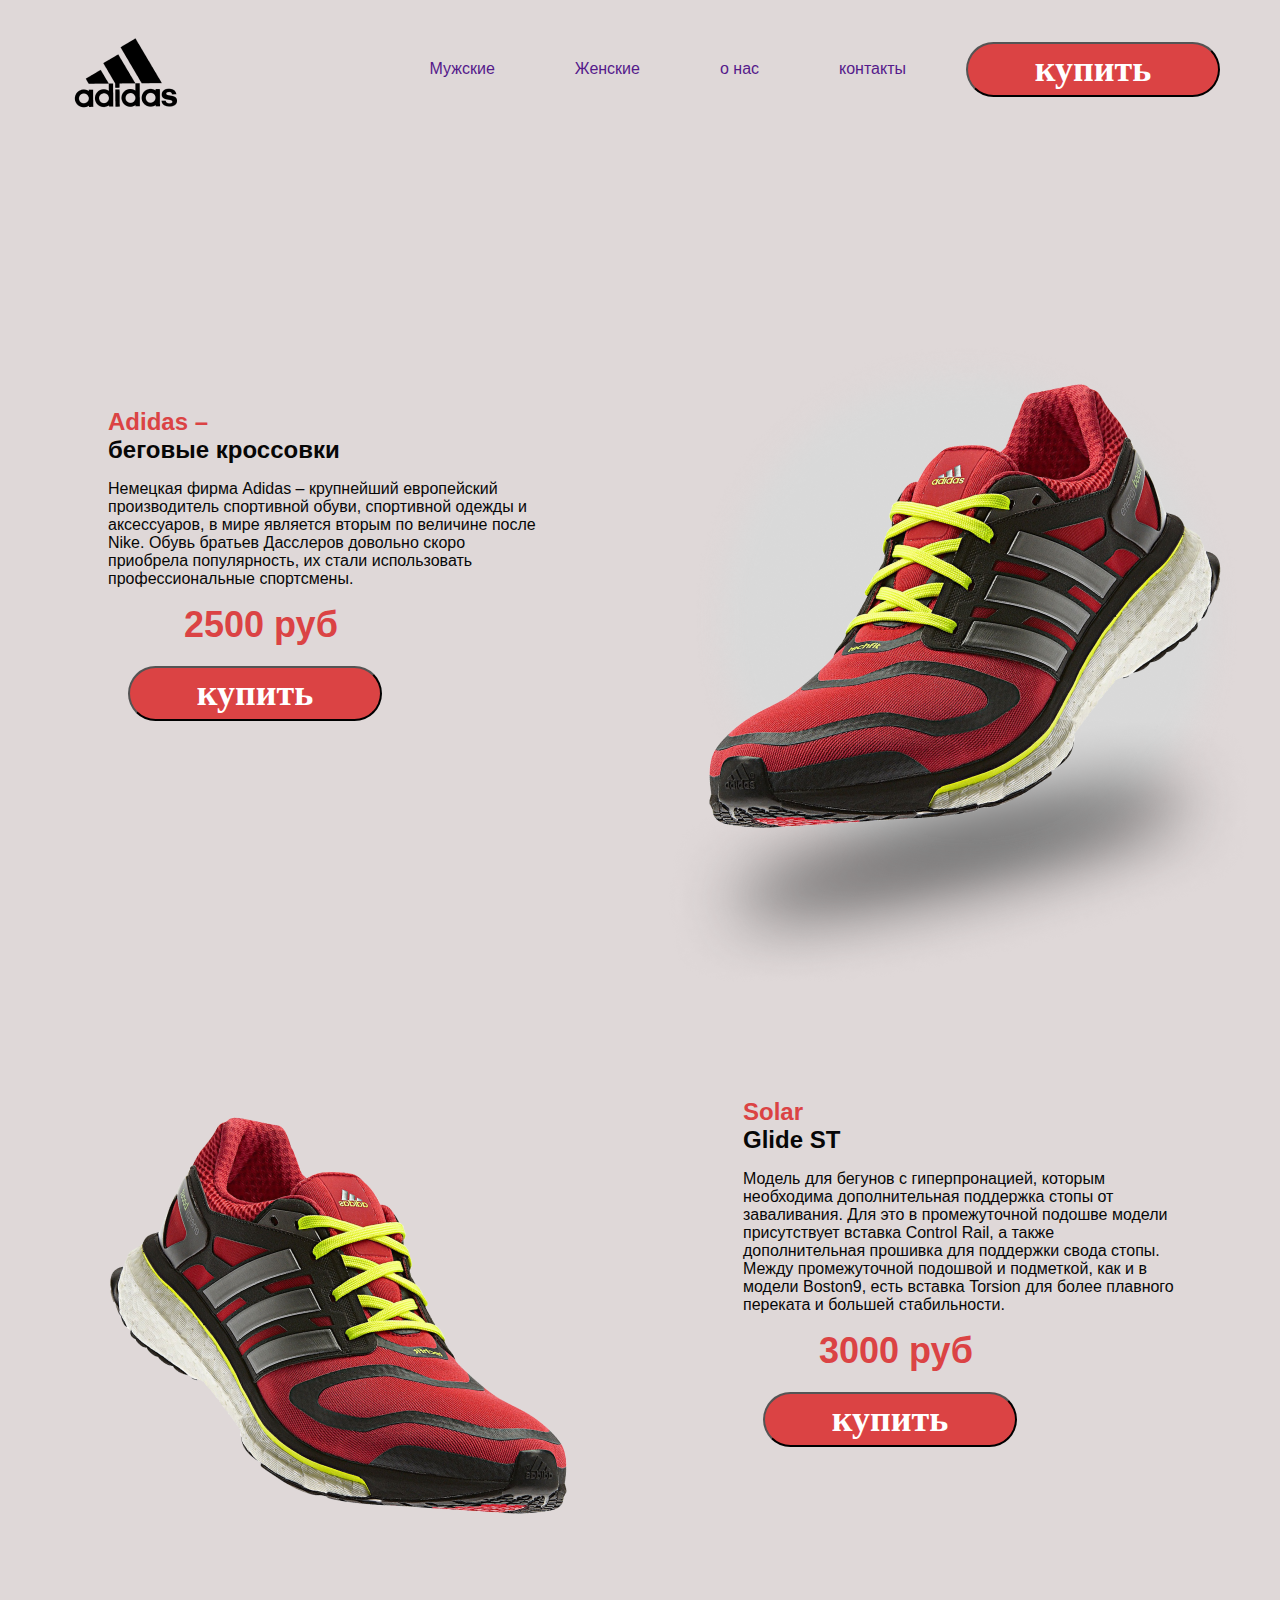
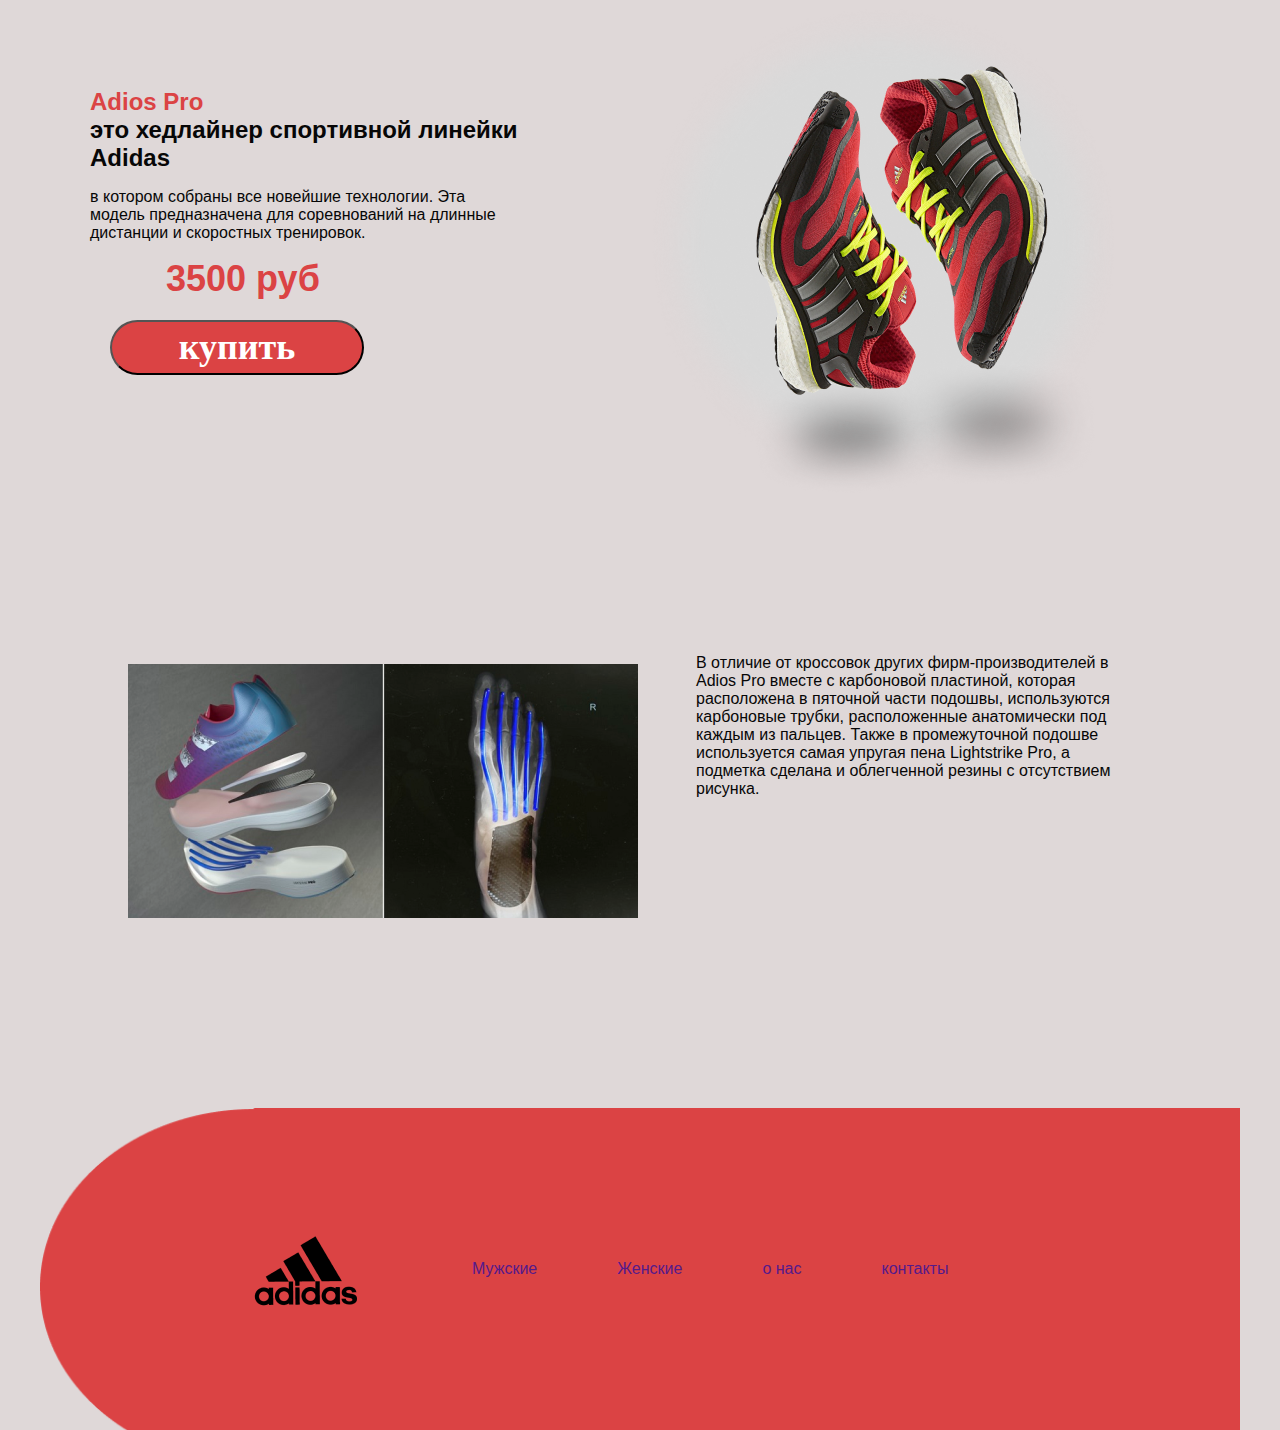
<file: Index.html>
<!DOCTYPE html>
<html lang="ru">
<head>
	<meta charset="UTF-8">
	<meta name="viewport" content="width=device-width, initial-scale=1.0">
	<title>Кроссовки</title>
  <link rel="preconnect" href="https://fonts.googleapis.com">
<link rel="preconnect" href="https://fonts.gstatic.com" crossorigin>
<link href="https://fonts.googleapis.com/css2?family=Nunito+Sans:wght@700&family=Open+Sans&display=swap" rel="stylesheet">
	<link rel="stylesheet" href="style/style.css">
</head>
<body>
	  <header class="header">
      <div class="container">
        <div class="logo"><img class="logo-img" src="imeg/adidas - png 0.png" alt="logo"></div>
        <nav class="nav">
         <ul class="nav-ul" >
           <li class="nav-li" ><a class="nav-a" href="">Мужские</a></li>
           <li class="nav-li" ><a class="nav-a" href="">Женские</a></li>
           <li class="nav-li" ><a class="nav-a" href="">о нас</a></li>
           <li class="nav-li" ><a class="nav-a" href="">контакты</a></li>
           <button class="button">купить</button>
         </ul>
        </nav>  
      </div>
    </header>
  <main class="main">
    <div class="container2">
      <div class="grid">
        <div class="grid-item">
          <div class="title">
              <h2 class="h2">Adidas   –  </h2>
              <h2 class="h22">беговые кроссовки</h2>
              <p class="p">Немецкая фирма Adidas – крупнейший 
                европейский производитель спортивной обуви, спортивной
               одежды и аксессуаров, в мире является вторым по 
               величине после Nike. Обувь братьев Дасслеров довольно 
               скоро приобрела популярность, их стали использовать 
               профессиональные спортсмены.</p>
               <span class="seel" >2500 руб</span>
               <button class="button">купить</button>
          </div>
              <div class="imge"><img class="img1" src="imeg/adidas1.png" alt="adidas"></div>
        </div>
        <div class="grid-item2">
          <div class="imge"><img class="img2" src="imeg/adidas2.png" alt="adidas"></div>
          <div class="title2">
         
            <h2 class="h2">Solar</h2>
            <h2 class="h22">Glide ST</h2>
            <p class="p">Модель для бегунов с гиперпронацией, которым 
              необходима дополнительная поддержка стопы от заваливания.
               Для это в промежуточной подошве модели присутствует вставка
                Control Rail, а также дополнительная прошивка для поддержки
                 свода стопы. Между промежуточной подошвой и подметкой, как 
                 и в модели Boston9, есть вставка Torsion для более плавного
                  переката и большей стабильности.</p>
                  <span class="seel" >3000 руб</span>
                  <button class="button">купить</button>
            </div>
         </div>
        <div class="grid-item3">
          <div class="title3">
            <h2 class="h2">Adios Pro</h2>
            <h2 class="h22">это хедлайнер спортивной линейки Adidas</h2>
            <p class="p"> в котором собраны все новейшие технологии. Эта 
              модель предназначена для соревнований на длинные дистанции и
              скоростных тренировок.</p>
              <span class="seel" >3500 руб</span>
              <button class="button">купить</button>
          </div>
            <div class="imge"><img class="img3" src="imeg/adidas 3.png" alt="adidas">
            </div>
        </div>
        <div class="grid-item4">
          <div class="imge"><img class="img4" src="imeg/adidas4.png" alt="adidas">
          </div>
          <div class="title4">
                                          
              <p class="p"> В отличие от кроссовок других фирм-производителей в Adios Pro вместе с 
              карбоновой пластиной, которая расположена в пяточной части подошвы, используются
               карбоновые трубки, расположенные анатомически под каждым из пальцев. Также в 
               промежуточной подошве используется самая упругая пена Lightstrike Pro, а 
               подметка сделана и облегченной резины с отсутствием рисунка.</p> 
          </div>
        </div>
      </div>
    </div>
       
    </main>
    <footer class="footer">
      <div class="container3">
        <div class="logo-foot"><img class="logo-img" src="imeg/adidas - png 0.png" alt="logo"></div>
        <nav class="nav-foot">
         <ul class="foot-ul" >
           <li class="foot-li" ><a class="nav-a" href="">Мужские</a></li>
           <li class="foot-li" ><a class="nav-a" href="">Женские</a></li>
           <li class="foot-li" ><a class="nav-a" href="">о нас</a></li>
           <li class="foot-li" ><a class="nav-a" href="">контакты</a></li>
           
         </ul>
        </nav>  
      </div>

    </footer>
	</body>
</html>
</file>
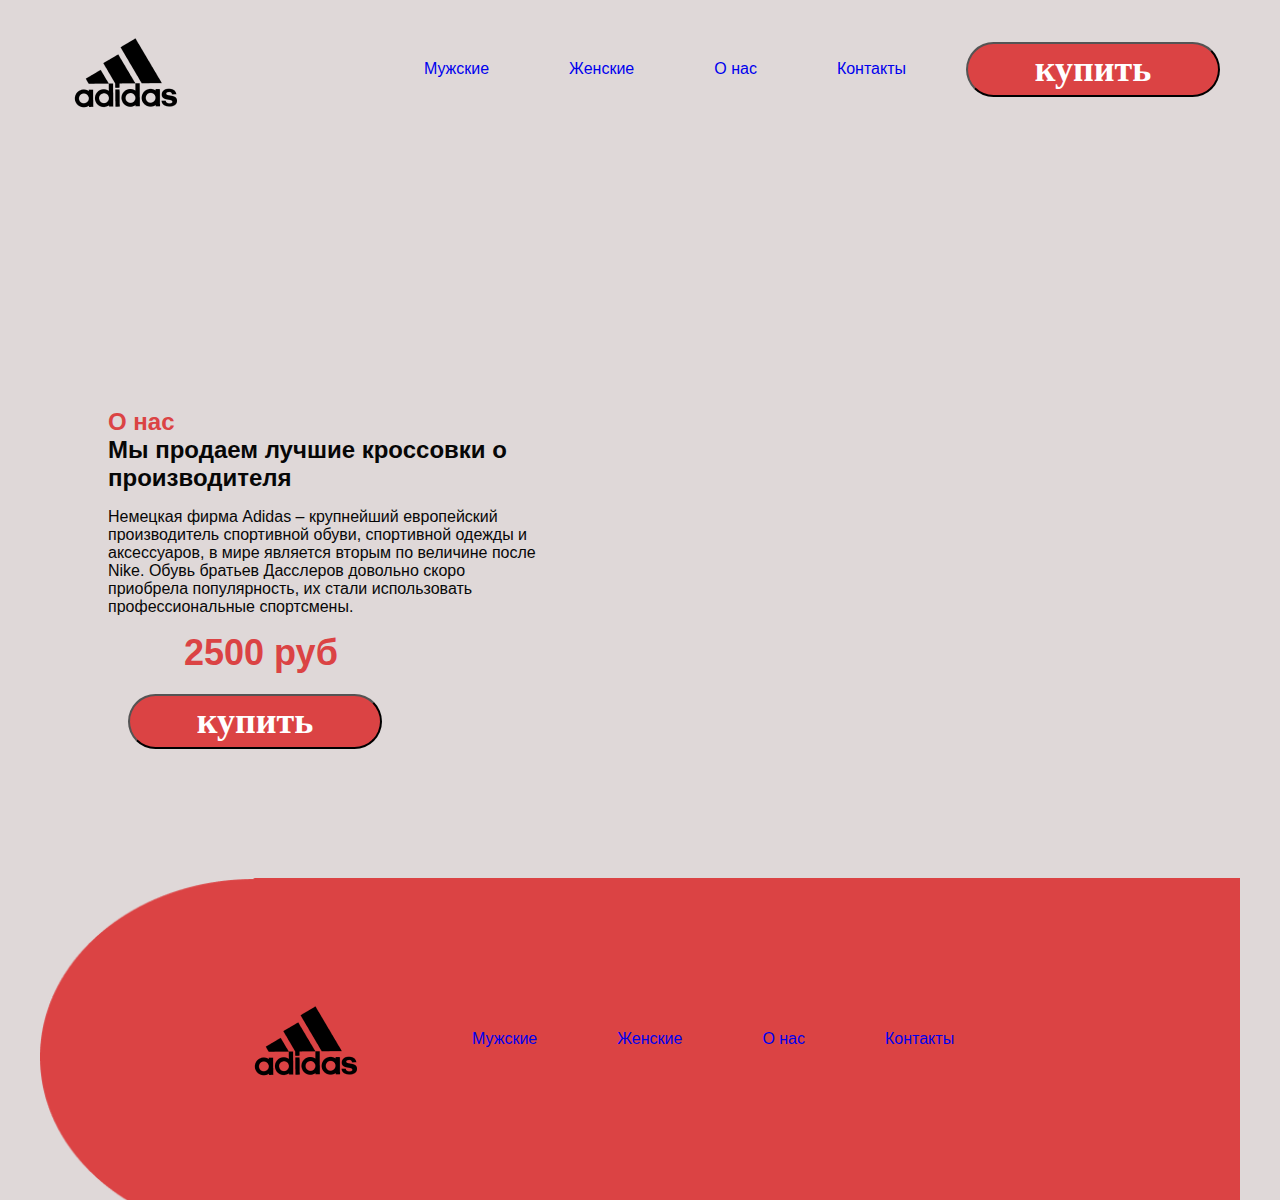
<file: abaut.html>
<!DOCTYPE html>
<html lang="ru">
<head>
	<meta charset="UTF-8">
	<meta name="viewport" content="width=device-width, initial-scale=1.0">
	<title>Кроссовки</title>
  <link rel="preconnect" href="https://fonts.googleapis.com">
<link rel="preconnect" href="https://fonts.gstatic.com" crossorigin>
<link href="https://fonts.googleapis.com/css2?family=Nunito+Sans:wght@700&family=Open+Sans&display=swap" rel="stylesheet">
	<link rel="stylesheet" href="style/style.css">
</head>
<body>
	  <header class="header">
      <div class="container">
        <div class="logo"><img class="logo-img" src="imeg/adidas - png 0.png" alt="logo"></div>
        <nav class="nav">
         <ul class="nav-ul" >
           <li class="nav-li" ><a class="nav-a" href="./men.html">Мужские</a></li>
           <li class="nav-li" ><a class="nav-a" href="./women.html">Женские</a></li>
           <li class="nav-li" ><a class="nav-a" href="./abaut.html">О нас</a></li>
           <li class="nav-li" ><a class="nav-a" href="./contact.html">Контакты</a></li>
           <button class="button">купить</button>
         </ul>
        </nav>  
      </div>
    </header>
  <main class="main">
    <div class="container2">
      <div class="grid">
        <div class="grid-item">
          <div class="title">
              <h2 class="h2">О нас </h2>
              <h2 class="h22">Мы продаем лучшие кроссовки о производителя </h2>
              <p class="p">Немецкая фирма Adidas – крупнейший 
                европейский производитель спортивной обуви, спортивной
               одежды и аксессуаров, в мире является вторым по 
               величине после Nike. Обувь братьев Дасслеров довольно 
               скоро приобрела популярность, их стали использовать 
               профессиональные спортсмены.</p>
               <span class="seel" >2500 руб</span>
               <button class="button">купить</button>
          </div>
             
        </div>
       
        </div>
      </div>
    </div>
       
    </main>
    <footer class="footer">
      <div class="container3">
        <div class="logo-foot"><img class="logo-img" src="imeg/adidas - png 0.png" alt="logo"></div>
        <nav class="nav-foot">
         <ul class="foot-ul" >
           <li class="foot-li" ><a class="nav-a" href="./men.html">Мужские</a></li>
           <li class="foot-li" ><a class="nav-a" href="./women.html">Женские</a></li>
           <li class="foot-li" ><a class="nav-a" href="./abaut.html">О нас</a></li>
           <li class="foot-li" ><a class="nav-a" href="./contact.html">Контакты</a></li>
           
         </ul>
        </nav>  
      </div>

    </footer>
	</body>
</html>
</file>
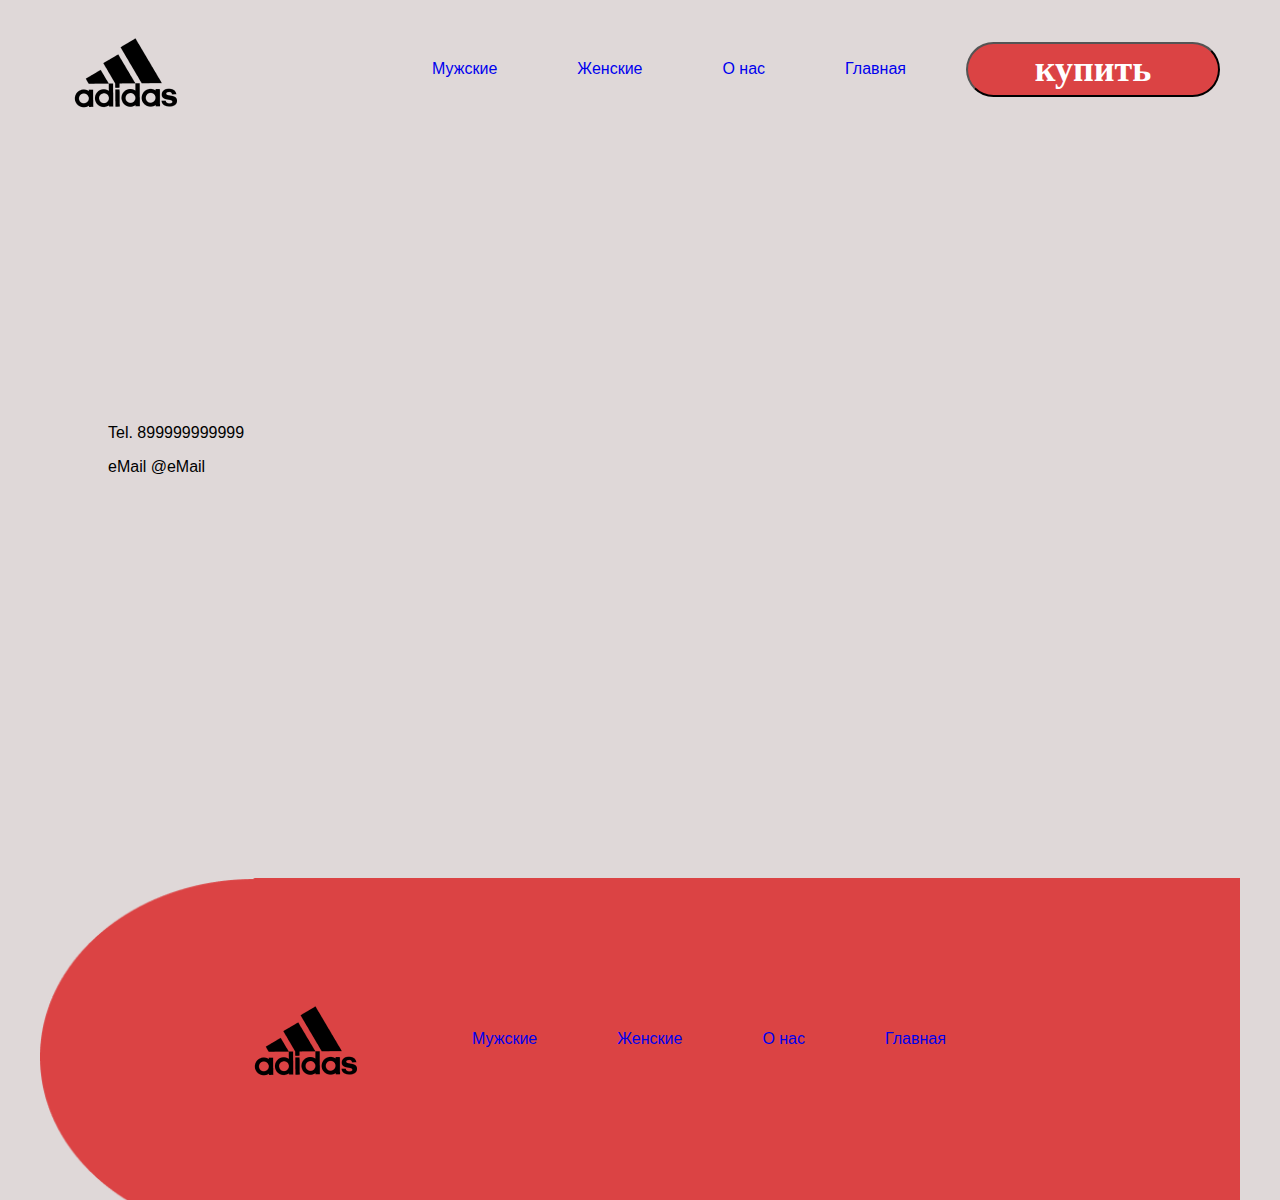
<file: contact.html>
<!DOCTYPE html>
<html lang="ru">
<head>
	<meta charset="UTF-8">
	<meta name="viewport" content="width=device-width, initial-scale=1.0">
	<title>Кроссовки</title>
  <link rel="preconnect" href="https://fonts.googleapis.com">
<link rel="preconnect" href="https://fonts.gstatic.com" crossorigin>
<link href="https://fonts.googleapis.com/css2?family=Nunito+Sans:wght@700&family=Open+Sans&display=swap" rel="stylesheet">
	<link rel="stylesheet" href="style/style.css">
</head>
<body>
	  <header class="header">
      <div class="container">
        <div class="logo"><img class="logo-img" src="imeg/adidas - png 0.png" alt="logo"></div>
        <nav class="nav">
         <ul class="nav-ul" >
           <li class="nav-li" ><a class="nav-a" href="./men.html">Мужские</a></li>
           <li class="nav-li" ><a class="nav-a" href="./women.html">Женские</a></li>
           <li class="nav-li" ><a class="nav-a" href="./abaut.html">О нас</a></li>
           <li class="nav-li" ><a class="nav-a" href="./Index.html">Главная</a></li>
           <button class="button">купить</button>
         </ul>
        </nav>  
      </div>
    </header>
  <main class="main">
    <div class="container2">
      <div class="grid">
        <div class="grid-item">
          <div class="title">
             <div class="contact">
              <p>Tel. 899999999999</p>
              <p>eMail @eMail</p>
             </div> 
              
               
          
        </div>
      </div>
    </div>
       
    </main>
    <footer class="footer">
      <div class="container3">
        <div class="logo-foot"><img class="logo-img" src="imeg/adidas - png 0.png" alt="logo"></div>
        <nav class="nav-foot">
         <ul class="foot-ul" >
           <li class="foot-li" ><a class="nav-a" href="./men.html">Мужские</a></li>
           <li class="foot-li" ><a class="nav-a" href="./women.html">Женские</a></li>
           <li class="foot-li" ><a class="nav-a" href="./abaut.html">О нас</a></li>
           <li class="foot-li" ><a class="nav-a" href="./Index.html">Главная</a></li>
           
         </ul>
        </nav>  
      </div>

    </footer>
	</body>
</html>
</file>
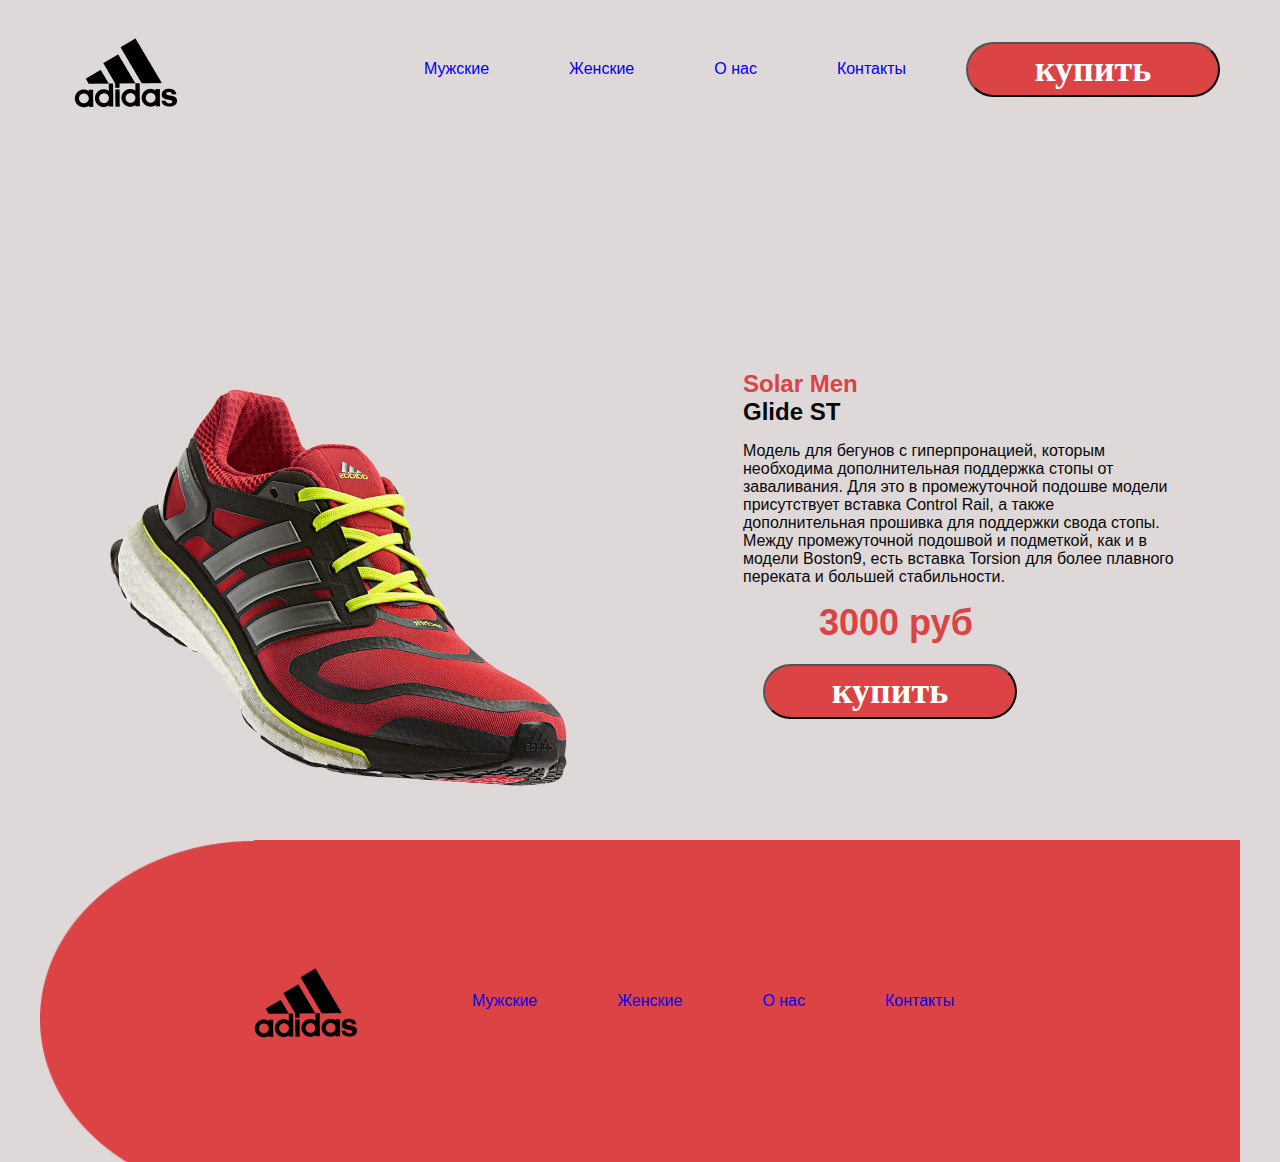
<file: men.html>
<!DOCTYPE html>
<html lang="ru">
<head>
	<meta charset="UTF-8">
	<meta name="viewport" content="width=device-width, initial-scale=1.0">
	<title>Кроссовки</title>
  <link rel="preconnect" href="https://fonts.googleapis.com">
<link rel="preconnect" href="https://fonts.gstatic.com" crossorigin>
<link href="https://fonts.googleapis.com/css2?family=Nunito+Sans:wght@700&family=Open+Sans&display=swap" rel="stylesheet">
	<link rel="stylesheet" href="style/style.css">
</head>
<body>
	  <header class="header">
      <div class="container">
        <div class="logo"><img class="logo-img" src="imeg/adidas - png 0.png" alt="logo"></div>
        <nav class="nav">
         <ul class="nav-ul" >
           <li class="nav-li" ><a class="nav-a" href="./men.html">Мужские</a></li>
           <li class="nav-li" ><a class="nav-a" href="./women.html">Женские</a></li>
           <li class="nav-li" ><a class="nav-a" href="./abaut.html">О нас</a></li>
           <li class="nav-li" ><a class="nav-a" href="./contact.html">Контакты</a></li>
           <button class="button">купить</button>
         </ul>
        </nav>  
      </div>
    </header>
  <main class="main">
    <div class="container2">
      <div class="grid">
        
        <div class="grid-item2">
          <div class="imge"><img class="img2" src="imeg/adidas2.png" alt="adidas"></div>
          <div class="title2">
         
            <h2 class="h2">Solar Men</h2>
            <h2 class="h22">Glide ST</h2>
            <p class="p">Модель для бегунов с гиперпронацией, которым 
              необходима дополнительная поддержка стопы от заваливания.
               Для это в промежуточной подошве модели присутствует вставка
                Control Rail, а также дополнительная прошивка для поддержки
                 свода стопы. Между промежуточной подошвой и подметкой, как 
                 и в модели Boston9, есть вставка Torsion для более плавного
                  переката и большей стабильности.</p>
                  <span class="seel" >3000 руб</span>
                  <button class="button">купить</button>
            </div>
         </div>
        
        
      </div>
    </div>
       
    </main>
    <footer class="footer">
      <div class="container3">
        <div class="logo-foot"><img class="logo-img" src="imeg/adidas - png 0.png" alt="logo"></div>
        <nav class="nav-foot">
         <ul class="foot-ul" >
           <li class="foot-li" ><a class="nav-a" href="./men.html">Мужские</a></li>
           <li class="foot-li" ><a class="nav-a" href="./women.html">Женские</a></li>
           <li class="foot-li" ><a class="nav-a" href="./abaut.html">О нас</a></li>
           <li class="foot-li" ><a class="nav-a" href="./contact.html">Контакты</a></li>
           
         </ul>
        </nav>  
      </div>

    </footer>
	</body>
</html>
</file>
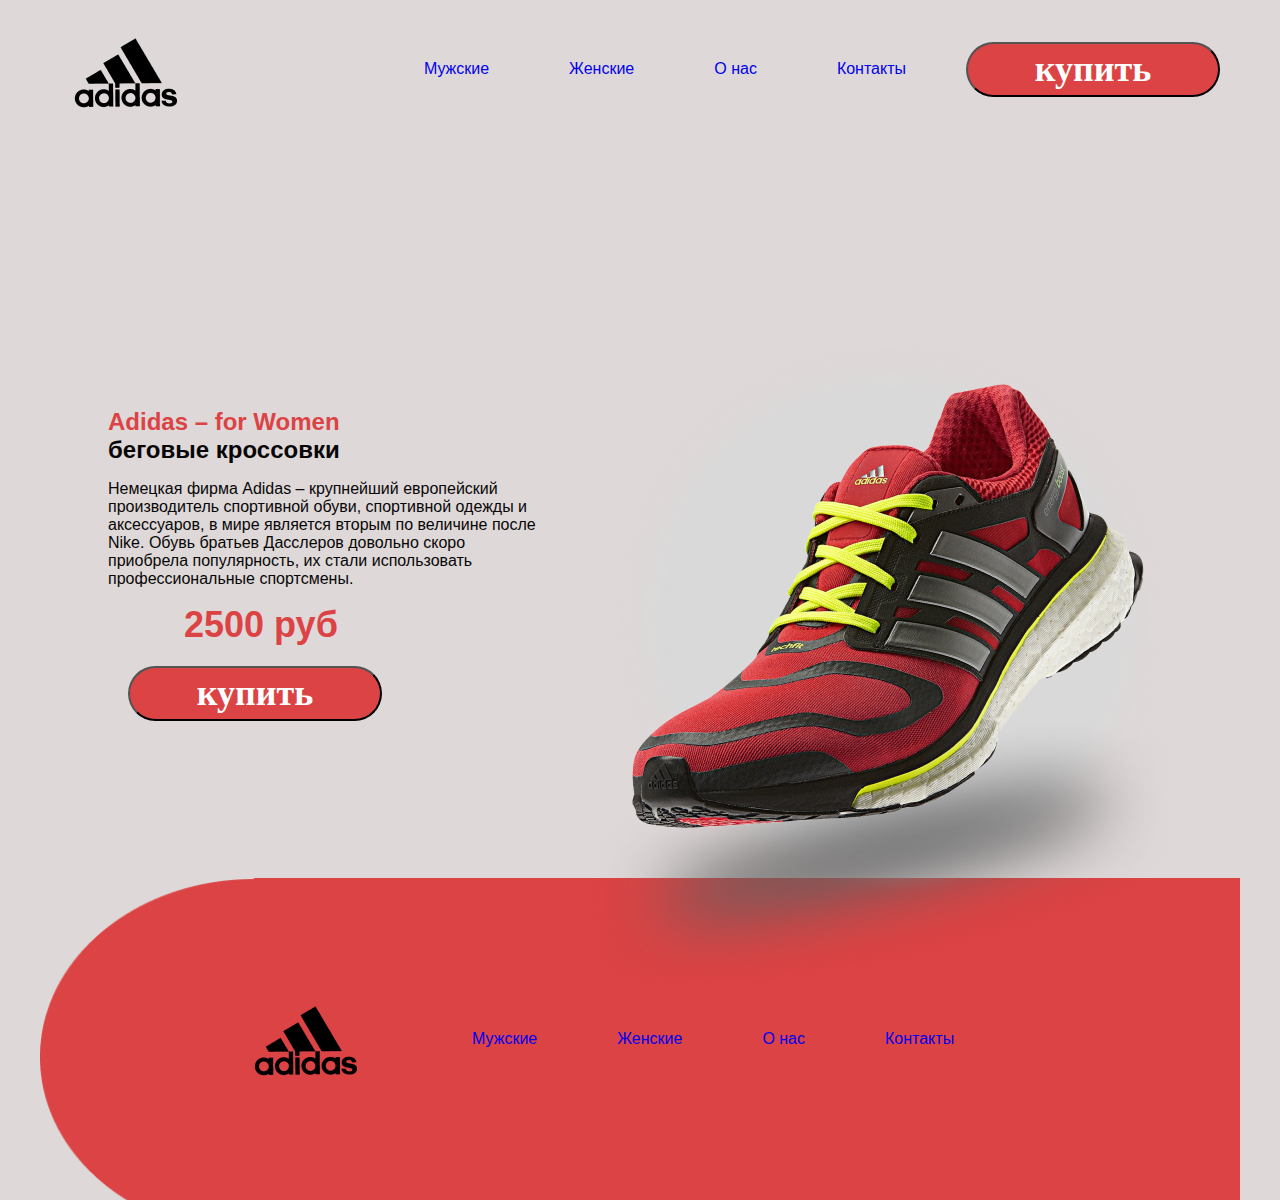
<file: women.html>
<!DOCTYPE html>
<html lang="ru">
<head>
	<meta charset="UTF-8">
	<meta name="viewport" content="width=device-width, initial-scale=1.0">
	<title>Кроссовки</title>
  <link rel="preconnect" href="https://fonts.googleapis.com">
<link rel="preconnect" href="https://fonts.gstatic.com" crossorigin>
<link href="https://fonts.googleapis.com/css2?family=Nunito+Sans:wght@700&family=Open+Sans&display=swap" rel="stylesheet">
	<link rel="stylesheet" href="style/style.css">
</head>
<body>
	  <header class="header">
      <div class="container">
        <div class="logo"><img class="logo-img" src="imeg/adidas - png 0.png" alt="logo"></div>
        <nav class="nav">
         <ul class="nav-ul" >
           <li class="nav-li" ><a class="nav-a" href="./men.html">Мужские</a></li>
           <li class="nav-li" ><a class="nav-a" href="./women.html">Женские</a></li>
           <li class="nav-li" ><a class="nav-a" href="./abaut.html">О нас</a></li>
           <li class="nav-li" ><a class="nav-a" href="./contact.html">Контакты</a></li>
           <button class="button">купить</button>
         </ul>
        </nav>  
      </div>
    </header>
  <main class="main">
    <div class="container2">
      <div class="grid">
        <div class="grid-item">
          <div class="title">
              <h2 class="h2">Adidas   – for Women </h2>
              <h2 class="h22">беговые кроссовки</h2>
              <p class="p">Немецкая фирма Adidas – крупнейший 
                европейский производитель спортивной обуви, спортивной
               одежды и аксессуаров, в мире является вторым по 
               величине после Nike. Обувь братьев Дасслеров довольно 
               скоро приобрела популярность, их стали использовать 
               профессиональные спортсмены.</p>
               <span class="seel" >2500 руб</span>
               <button class="button">купить</button>
          </div>
              <div class="imge"><img class="img1" src="imeg/adidas1.png" alt="adidas"></div>
        </div>
       
        </div>
      </div>
    </div>
       
    </main>
    <footer class="footer">
      <div class="container3">
        <div class="logo-foot"><img class="logo-img" src="imeg/adidas - png 0.png" alt="logo"></div>
        <nav class="nav-foot">
         <ul class="foot-ul" >
           <li class="foot-li" ><a class="nav-a" href="./men.html">Мужские</a></li>
           <li class="foot-li" ><a class="nav-a" href="./women.html">Женские</a></li>
           <li class="foot-li" ><a class="nav-a" href="./abaut.html">О нас</a></li>
           <li class="foot-li" ><a class="nav-a" href="./contact.html">Контакты</a></li>
           
         </ul>
        </nav>  
      </div>

    </footer>
	</body>
</html>
</file>
<file: style/style.css>
*, *::before,::after {
	box-sizing: border-box;
	font-family: 'DM Sans', sans-serif;
}

html{
	box-sizing: border-box;
	background-color: #fefefe;
}

body{
	margin: 0;
	padding: 0;
	font-family: 'DM Sans', sans-serif;
	max-width: 1920px;
	background: #dfd8d8;
}

:root {
	--styl-color:#DB4344;
	--text-color:#070707;
}

.ul{
	text-decoration: none;
}

.header {
	width: 100%;
	max-width: 1200px;
	min-width: 430px;
	margin: 0 auto 0;	
	height: 150px;
}

.logo {
	display: flex;
}

.logo-img {
	margin: 38px 30px 30px 30px;
	align-items: center;
	text-align: center;
}

.nav {
	display: flex;
}

.nav-ul{
	display: flex;
	align-items: center;
}

.nav-li {
	list-style: none;
	display: flex;
	color: var(--text-color);
}

.nav-a {
	text-decoration: none;
	display: flex;
	padding: 40px;
}

.button {
	Width: 254px;
	Height: 55px;
	background-color: var(--styl-color);
	color: #fff;
	font-family: 'Inter';
	font-style: normal;
	font-weight: 600;
	font-size: 36px;
	line-height: 25px;
	border-radius: 30px;
	text-align: center;
	margin: 20px;
}

.container{
	display: flex;
	width: 100%;
	max-width: 1200px;
	min-width: 430px;
	justify-content: space-between;
}

.main {
	text-align: center;
	width: 100%;
	min-width: 430px;
	max-width: 1200px;
	margin: 0 auto;
}

.title{
	width: 433px;
	height: 440px;
	text-align: left;
	margin: 78px 0 0 38px;
}

.title2{
	width: 433px;
	height: 440px;
	text-align: left;
	margin: 200px 0 0 293px
}

.title3{
	width: 433px;
	height: 440px;
	text-align: left;
	margin: 100px 0 0 30px
}

.title4{
	width: 433px;
	height: 440px;
	text-align: left;
	margin: 60px 0 0 73px
}

.img1{
	margin: -55px 0 0 -30px;
}

.img2{
	margin: 122px 0 0 -54px;
}

.img3{
	margin: 5px 0 0 15px;
}

.img4{
	margin: 86px 0 0 68px;
}

.container2{
	display: grid;
	width: 100%;
	max-width: 1200px;
	min-width: 430px;
	grid-template-columns: 1fr 1fr;	
}

.imge{
	width: 380px;
	height: 360px;
	display: grid;
	grid-gap: 2px;
}

.seel{
	color: var(--styl-color);
	font-size: 36px;
	margin-left: 76px;
	font-weight: 600;
}
.h2{
	margin: 0;
	font-style: 36px;
	color: var(--styl-color);
}

.h22{	
	margin: 0;
	font-style: 36px;
	color: var(--text-color);
}

.grid{
	display: grid;
}

.grid-item{
	display: grid;
	margin-bottom: 30px;
	grid-template-columns: 1fr 1fr;
	grid-gap: 10px;
	margin-left: 30px;
	margin-top: 180px;
	grid-column: 30px;
}

.grid-item2{
	display: grid;
	margin-bottom: 30px;
	grid-template-columns: 1fr 1fr;
	grid-gap: 10px;
	margin-left: 20px;
	margin-top: 20px;
}

.grid-item3{
	display: grid;
	margin-bottom: 30px;
	grid-template-columns: 1fr 1fr;
	grid-gap: 10px;
	color: #fff;
	margin-left: 20px;
	margin-top: 20px;
}

.grid-item4{
	display: grid;
	margin-bottom: 30px;
	grid-template-columns: 1fr 1fr;
	grid-gap: 10px;
	color: #fff;
	margin-left: 20px;
	margin-top: 20px;
}
.p{
	color: var(--text-color);
}

.pp{
	color: var(--text-color);
}

.footer{
	background-image: url(../imeg/Group\ 8.png);
	background-size: cover;
	display: flex;
	text-align: center;
	width: 100%;
	
	min-width: 430px;
	max-width: 1200px;
	margin: 0 auto;
}

.nav-foot {
	display: flex;
	align-items: center;
}

.nav {
	display: flex;
}

.foot-ul{
	display: flex;
	align-items: center;
}
.foot-li {
	list-style: none;
	display: flex;
	color: var(--text-color);
}
.nav-a {
	text-decoration: none;
	display: flex;
	padding: 40px;
}

.container3{
	align-items: center;
	display: flex;
	justify-content: space-between;
	padding: 90px 180px;
}
</file>
